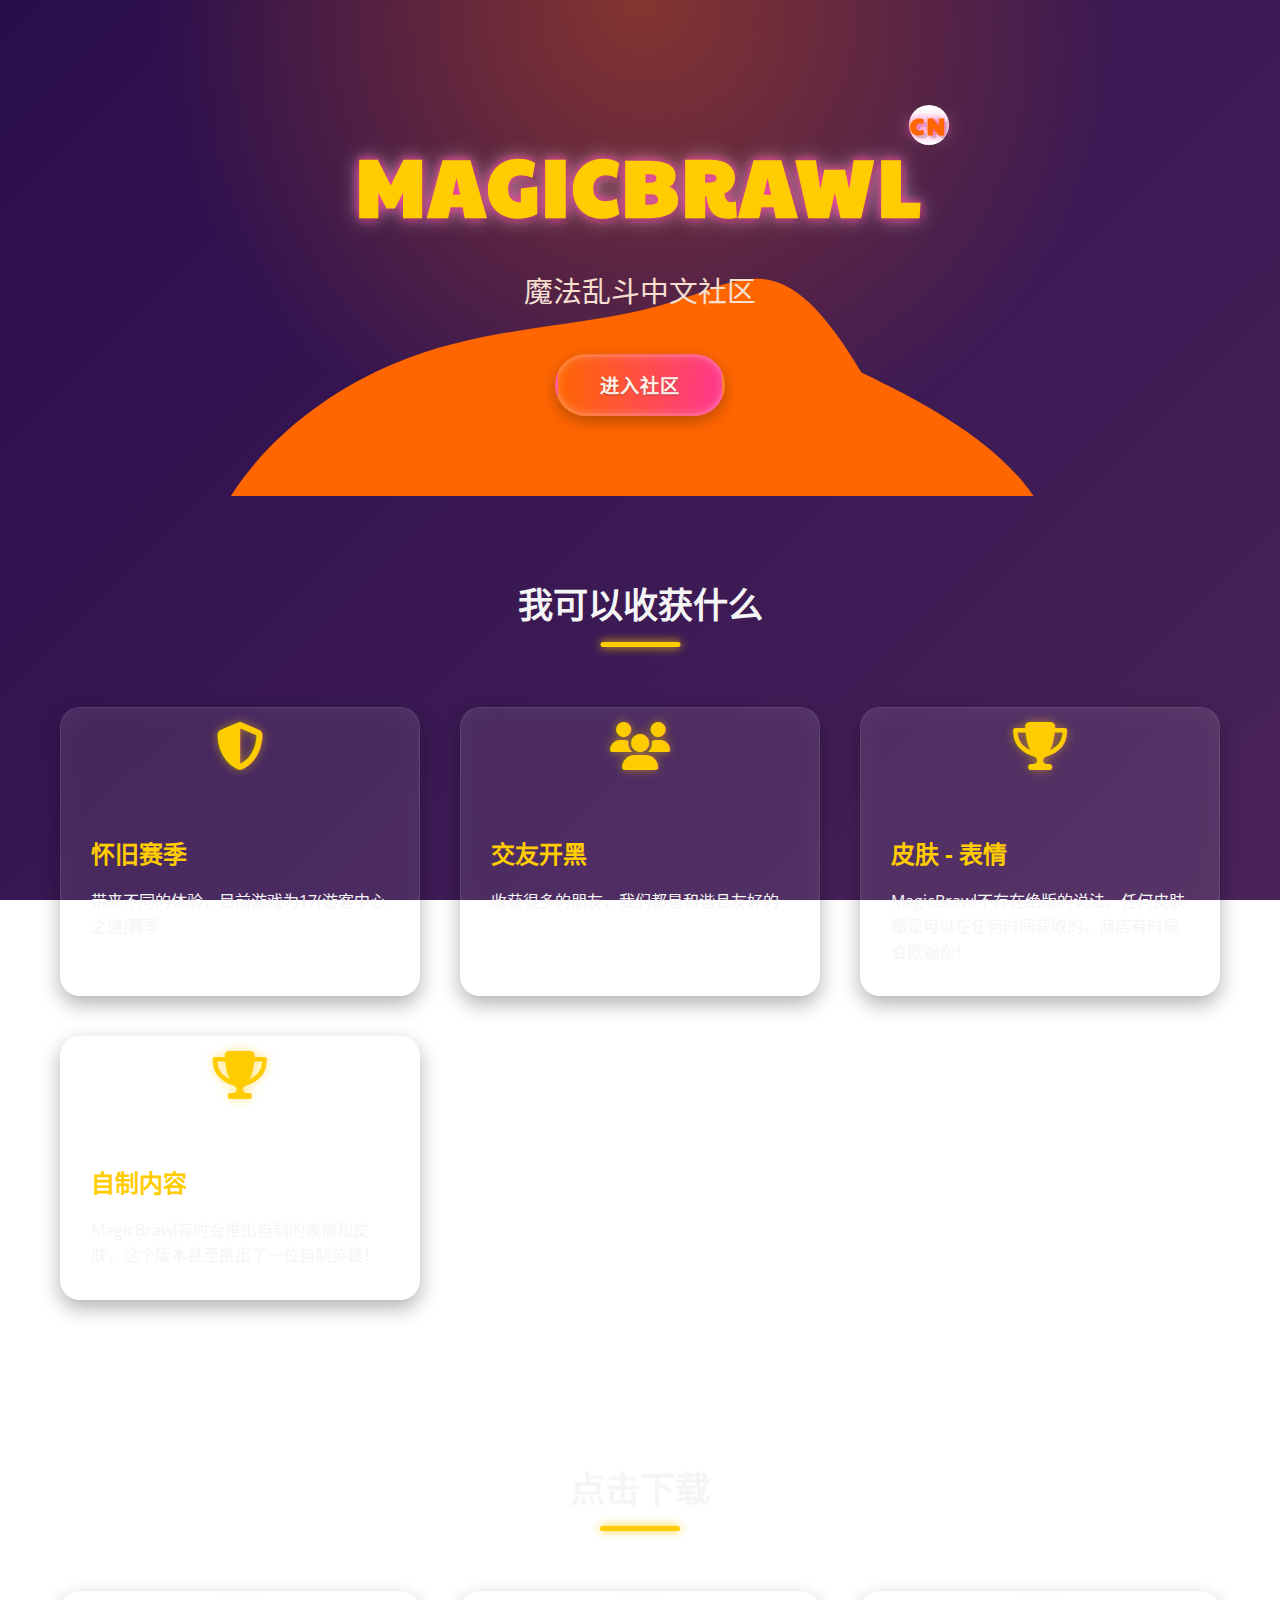
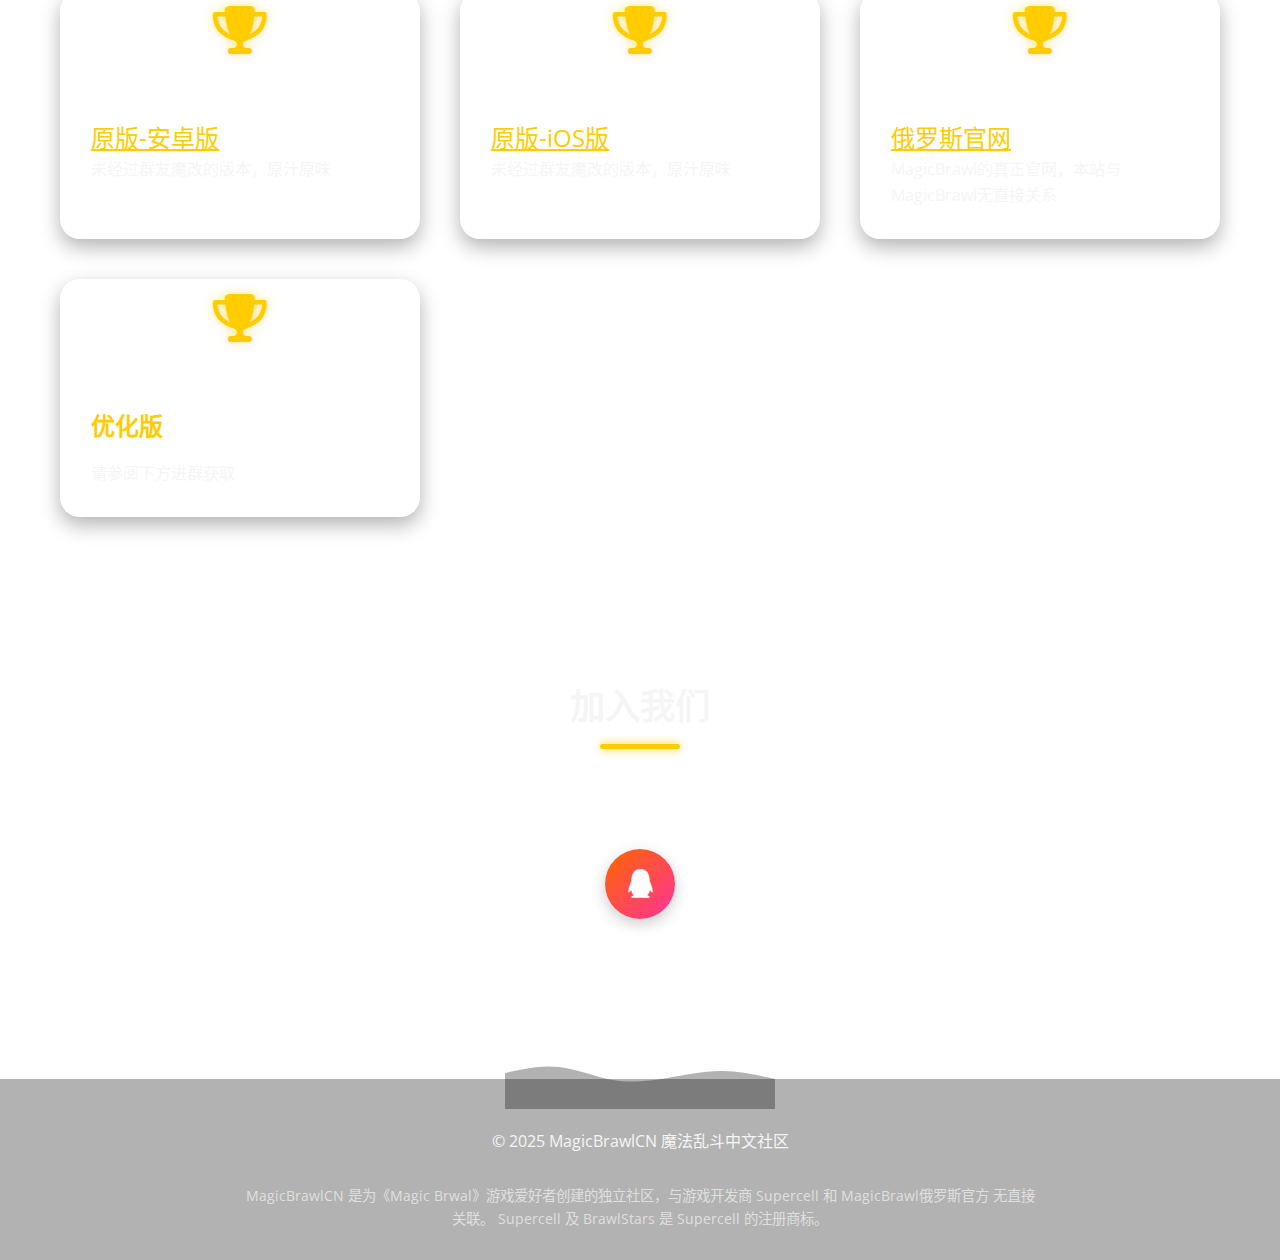
<file: index.html>
<!DOCTYPE html>
<html lang="zh-CN">

<head>
    <meta charset="UTF-8">
    <meta name="viewport" content="width=device-width, initial-scale=1.0">
    <title>MagicBrawlCN - 魔法乱斗中文社区</title>
    <link rel="icon" href="icon.ico">
    <link rel="stylesheet" href="https://cdnjs.cloudflare.com/ajax/libs/font-awesome/6.4.0/css/all.min.css">
    <link href="https://fonts.googleapis.com/css2?family=Paytone+One&family=Open+Sans:wght@400;600;700&display=swap"
        rel="stylesheet">
    <link rel="stylesheet" href="style.css">
</head>

<body>
    <div class="hero">
        <h1 class="game-logo">MagicBrawl</h1>
        <p class="tagline">魔法乱斗中文社区</p>
        <button class="join-btn">进入社区</button>
        <script>
            const joinBtn = document.querySelector('.join-btn');

            joinBtn.addEventListener('click', () => {
                window.location.href = 'community.html';
            });
        </script>
    </div>

    <!-- 社区特色 -->
    <section class="features">
        <h2 class="section-title">我可以收获什么</h2>
        <div class="feature-grid">
            <div class="feature-card">
                <div class="feature-icon">
                    <i class="fas fa-shield-alt"></i>
                </div>
                <div class="feature-content">
                    <h3 class="feature-title">怀旧赛季</h3>
                    <p>带来不同的体验，目前游戏为17(游客中心之谜)赛季</p>
                </div>
            </div>

            <div class="feature-card">
                <div class="feature-icon">
                    <i class="fas fa-users"></i>
                </div>
                <div class="feature-content">
                    <h3 class="feature-title">交友开黑</h3>
                    <p>收获很多的朋友，我们都是和谐且友好的</p>
                </div>
            </div>

            <div class="feature-card">
                <div class="feature-icon">
                    <i class="fas fa-trophy"></i>
                </div>
                <div class="feature-content">
                    <h3 class="feature-title">皮肤 - 表情</h3>
                    <p>MagicBrawl不存在绝版的说法，任何皮肤都是可以在任何时间获取的。商店有时候会欺骗你！</p>
                </div>
            </div>
            <div class="feature-card">
                <div class="feature-icon">
                    <i class="fas fa-trophy"></i>
                </div>
                <div class="feature-content">
                    <h3 class="feature-title">自制内容</h3>
                    <p>MagicBrawl有时会推出自制的表情和皮肤，这个版本甚至推出了一位自制英雄！</p>
                </div>
            </div>
        </div>
    </section>

    <section class="features">
        <h2 class="section-title">点击下载</h2>
        <div class="feature-grid">
            <div class="feature-card">
                <div class="feature-icon">
                    <i class="fas fa-trophy"></i>
                </div>
                <div class="feature-content">
                    <div>
                        <a class="feature-title" href="https://files.magic-servers.xyz/mb.apk">原版-安卓版</a>
                    </div>
                    <p>未经过群友魔改的版本，原汁原味</p>
                </div>
            </div>

            <div class="feature-card">
                <div class="feature-icon">
                    <i class="fas fa-trophy"></i>
                </div>
                <div class="feature-content">
                    <a class="feature-title" href="https://files.magic-servers.xyz/mb.ipa">原版-iOS版</a>
                    <p>未经过群友魔改的版本，原汁原味</p>
                </div>
            </div>

            <div class="feature-card">
                <div class="feature-icon">
                    <i class="fas fa-trophy"></i>
                </div>
                <div class="feature-content">
                    <a class="feature-title" href="https://magicbrawl.gg/">俄罗斯官网</a>
                    <p>MagicBrawl的真正官网，本站与MagicBrawl无直接关系</p>
                </div>
            </div>
            <div class="feature-card">
                <div class="feature-icon">
                    <i class="fas fa-trophy"></i>
                </div>
                <div class="feature-content">
                    <h3 class="feature-title">优化版</h3>
                    <p>请参阅下方进群获取</p>
                </div>
            </div>
        </div>
    </section>

    <!-- 加入社区 -->
    <section id="join" class="features">
        <h2 class="section-title">加入我们</h2>

        <div class="social-links">
            <a href="mqqapi://card/show_pslcard?src_type=internal&version=1&uin=996910542&card_type=group&source=external"
                class="social-link" title="QQ群">
                <i class="fab fa-qq"></i>
            </a>
        </div>
    </section>
    <!-- 页脚 -->
    <footer>
        <p>&copy; 2025 MagicBrawlCN 魔法乱斗中文社区</p>
        <p class="legal">
            MagicBrawlCN 是为《Magic Brwal》游戏爱好者创建的独立社区，与游戏开发商 Supercell 和 MagicBrawl俄罗斯官方 无直接关联。
            Supercell 及 BrawlStars 是 Supercell 的注册商标。
        </p>
    </footer>
</body>

</html>
</file>
<file: style.css>
* {
            margin: 0;
            padding: 0;
            box-sizing: border-box;
        }

        :root {
            --primary: #FF6600;
            --secondary: #FFCC00;
            --accent: #FF3399;
            --dark: #2A0E4C;
            --light: #F5F5F5;
            --danger: #FF3333;
        }

        body {
            font-family: 'Open Sans', sans-serif;
            background: linear-gradient(135deg, var(--dark), #4A235A);
            color: var(--light);
            line-height: 1.6;
            background-attachment: fixed;
        }

        /* 游戏主题头部样式 */
        .hero {
            position: relative;
            text-align: center;
            padding: 120px 20px 80px;
            background: url('data:image/svg+xml;utf8,<svg xmlns="http://www.w3.org/2000/svg" width="400" height="400" viewBox="0 0 200 200"><rect fill="none" width="200" height="200"/><path fill="%23FF6600" d="M34.6,-41.8C47.5,-35.6,62.1,-27.5,65.1,-14.4C68.1,-1.4,59.5,16.6,49.4,31.5C39.4,46.3,27.9,58,13.3,66.5C-1.2,75.1,-18,80.5,-30.2,74.8C-42.4,69.2,-50.1,52.5,-57.5,35.8C-64.8,19.1,-71.7,2.5,-68.5,-11.7C-65.3,-25.8,-52,-37.6,-38.1,-43.3C-24.3,-49.1,-9.7,-48.7,3.3,-52.3C16.3,-55.8,21.8,-63.2,34.6,-41.8Z" transform="translate(100 100)" /></svg>');
            background-size: cover;
            overflow: hidden;
        }

        .hero:before {
            content: '';
            position: absolute;
            top: 0;
            left: 0;
            right: 0;
            bottom: 0;
            background: radial-gradient(circle at top center, rgba(255, 102, 0, 0.4) 0%, transparent 60%);
            pointer-events: none;
        }

        .game-logo {
            font-family: 'Paytone One', sans-serif;
            font-size: 5rem;
            text-transform: uppercase;
            margin-bottom: 20px;
            text-shadow:
                0 0 10px var(--accent),
                0 0 20px rgba(255, 255, 255, 0.5),
                3px 3px 0 rgba(0, 0, 0, 0.2);
            letter-spacing: 3px;
            color: var(--secondary);
            position: relative;
            display: inline-block;
        }

        .game-logo:after {
            content: 'CN';
            position: absolute;
            top: -15px;
            right: -25px;
            font-size: 1.5rem;
            color: var(--primary);
            background: white;
            border-radius: 50%;
            width: 40px;
            height: 40px;
            line-height: 40px;
            box-shadow: 0 0 10px rgba(0, 0, 0, 0.2);
        }

        .tagline {
            font-size: 1.8rem;
            max-width: 800px;
            margin: 0 auto 40px;
            color: var(--light);
        }

        .button {
            display: inline-block;
            padding: 14px 36px;
            background: linear-gradient(to right, var(--primary), var(--accent));
            color: white;
            font-weight: 700;
            text-decoration: none;
            border-radius: 50px;
            text-transform: uppercase;
            letter-spacing: 1px;
            box-shadow:
                0 5px 15px rgba(0, 0, 0, 0.3),
                inset 0 0 10px rgba(255, 255, 255, 0.2);
            transition: all 0.3s ease;
            position: relative;
            overflow: hidden;
            font-size: 1.1rem;
            border: 3px solid rgba(255, 255, 255, 0.2);
        }

        .button:hover {
            transform: translateY(-3px);
            box-shadow:
                0 8px 20px rgba(0, 0, 0, 0.4),
                inset 0 0 15px rgba(255, 255, 255, 0.3);
            background: linear-gradient(to right, var(--accent), var(--primary));
        }

        .button:active {
            transform: translateY(1px);
        }

        /* 社区特色区域 */
        .features {
            max-width: 1200px;
            margin: 0 auto;
            padding: 80px 20px;
        }

        .section-title {
            text-align: center;
            margin-bottom: 60px;
            font-size: 2.2rem;
            position: relative;
            display: inline-block;
            left: 50%;
            transform: translateX(-50%);
        }

        .section-title:after {
            content: '';
            display: block;
            width: 80px;
            height: 5px;
            background: var(--secondary);
            border-radius: 5px;
            margin: 10px auto 0;
            box-shadow: 0 0 10px var(--secondary);
        }

        .feature-grid {
            display: grid;
            grid-template-columns: repeat(auto-fit, minmax(300px, 1fr));
            gap: 40px;
        }

        .feature-card {
            background: rgba(255, 255, 255, 0.08);
            border-radius: 20px;
            overflow: hidden;
            position: relative;
            box-shadow:
                0 8px 20px rgba(0, 0, 0, 0.3),
                inset 0 0 30px rgba(255, 255, 255, 0.05);
            transition: transform 0.3s ease;
            border: 1px solid rgba(255, 255, 255, 0.1);
        }

        .feature-card:hover {
            transform: translateY(-10px);
            background: rgba(255, 255, 255, 0.12);
        }

        .feature-content {
            padding: 30px;
        }

        .feature-icon {
            font-size: 3rem;
            color: var(--secondary);
            text-align: center;
            margin-bottom: 20px;
            text-shadow: 0 0 10px rgba(255, 204, 0, 0.5);
        }

        .feature-title {
            font-size: 1.5rem;
            margin-bottom: 15px;
            color: var(--secondary);
        }

        /* 英雄展示区域 */
        .characters {
            max-width: 1400px;
            margin: 0 auto;
            padding: 80px 20px;
            text-align: center;
        }

        .character-grid {
            display: grid;
            grid-template-columns: repeat(auto-fit, minmax(200px, 1fr));
            gap: 30px;
            margin-top: 40px;
        }

        .character {
            padding: 20px;
            background: rgba(255, 255, 255, 0.07);
            border-radius: 15px;
            position: relative;
            overflow: hidden;
            transition: transform 0.3s ease;
            border: 2px solid transparent;
        }

        .character:hover {
            transform: scale(1.05);
            border: 2px solid var(--accent);
            box-shadow: 0 0 20px rgba(255, 51, 153, 0.4);
            background: rgba(255, 51, 153, 0.1);
        }

        .character-icon {
            width: 100px;
            height: 100px;
            background: linear-gradient(135deg, var(--accent), var(--primary));
            border-radius: 50%;
            margin: 0 auto 20px;
            display: flex;
            align-items: center;
            justify-content: center;
            font-size: 3rem;
            color: white;
        }

        .character-name {
            font-weight: bold;
            font-size: 1.2rem;
            margin-bottom: 10px;
        }

        /* 加入社区区域 */
        .join-community {
            max-width: 1200px;
            margin: 50px auto;
            padding: 60px 20px;
            background: rgba(0, 0, 0, 0.2);
            border-radius: 30px;
            text-align: center;
        }

        .social-links {
            display: flex;
            justify-content: center;
            gap: 25px;
            margin-top: 40px;
        }

        .social-link {
            display: flex;
            align-items: center;
            justify-content: center;
            width: 70px;
            height: 70px;
            background: linear-gradient(135deg, var(--primary), var(--accent));
            border-radius: 50%;
            color: white;
            font-size: 1.8rem;
            text-decoration: none;
            transition: all 0.3s ease;
            position: relative;
            overflow: hidden;
            box-shadow: 0 5px 15px rgba(0, 0, 0, 0.2);
        }

        .social-link:hover {
            transform: scale(1.1) rotate(5deg);
            box-shadow: 0 0 20px var(--accent);
        }

        /* 页脚样式 */
        footer {
            text-align: center;
            padding: 50px 20px 30px;
            background: rgba(0, 0, 0, 0.3);
            margin-top: 80px;
            position: relative;
        }

        footer:before {
            content: '';
            position: absolute;
            top: -30px;
            left: 0;
            right: 0;
            height: 60px;
            background: url('data:image/svg+xml;utf8,<svg xmlns="http://www.w3.org/2000/svg" viewBox="0 0 1440 320"><path fill="%23000" fill-opacity="0.3" d="M0,128L48,117.3C96,107,192,85,288,96C384,107,480,149,576,165.3C672,181,768,171,864,154.7C960,139,1056,117,1152,117.3C1248,117,1344,139,1392,149.3L1440,160L1440,320L1392,320C1344,320,1248,320,1152,320C1056,320,960,320,864,320C768,320,672,320,576,320C480,320,384,320,288,320C192,320,96,320,48,320L0,320Z"></path></svg>');
            background-size: 100% 100%;
        }

        .legal {
            max-width: 800px;
            margin: 30px auto 0;
            font-size: 0.9rem;
            color: rgba(255, 255, 255, 0.6);
        }

        /* 响应式设计 */
        @media (max-width: 768px) {
            .game-logo {
                font-size: 3.5rem;
            }

            .tagline {
                font-size: 1.4rem;
            }

            .feature-grid {
                grid-template-columns: 1fr;
            }
        }

        .join-btn {
            /* 基础样式 */
            display: inline-block;
            padding: 14px 42px;
            font-size: 1.2rem;
            font-weight: 700;
            border-radius: 50px;

            /* 橙色渐变背景匹配页面主题 */
            background: linear-gradient(to right, var(--primary), var(--accent));

            /* 边框效果 */
            border: 3px solid rgba(255, 255, 255, 0.2);
            box-shadow:
                0 5px 15px rgba(0, 0, 0, 0.3),
                inset 0 0 10px rgba(255, 255, 255, 0.2);

            /* 文字样式 */
            color: white;
            text-shadow: 0 1px 1px rgba(0, 0, 0, 0.3);
            text-transform: uppercase;
            letter-spacing: 1px;

            /* 过渡效果 */
            transition: all 0.3s ease;
            cursor: pointer;
        }

        .join-btn:hover {
            transform: translateY(-3px);
            box-shadow:
                0 8px 20px rgba(0, 0, 0, 0.4),
                inset 0 0 15px rgba(255, 255, 255, 0.3);
            background: linear-gradient(to right, var(--accent), var(--primary));
        }

        .join-btn:active {
            transform: translateY(1px);
            box-shadow:
                0 3px 10px rgba(0, 0, 0, 0.2),
                inset 0 0 8px rgba(0, 0, 0, 0.1);
        }
</file>
